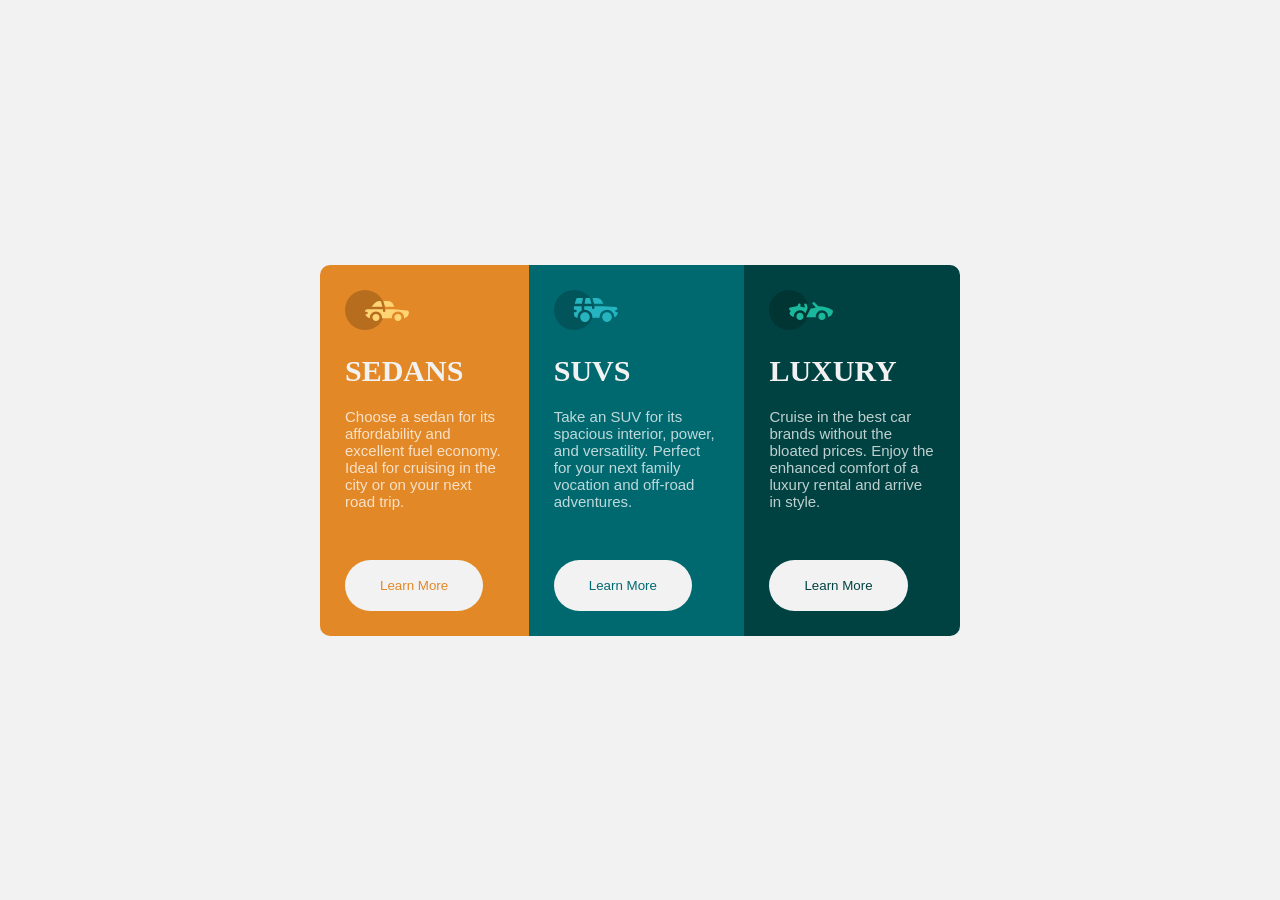
<file: index.html>
<!DOCTYPE html>
<html lang="en">
  <head>
    <meta charset="UTF-8" />
    <meta http-equiv="X-UA-Compatible" content="IE=edge" />
    <meta name="viewport" content="width=device-width, initial-scale=1.0" />
    <title>3-COLUMN CARD</title>
    <link rel="stylesheet" href="style.css" />
  </head>
  <body>
    <main class="main-content">
      <div class="left-content">
        <img src="/Images/icon-sedans.svg" alt="car" />
        <h2>SEDANS</h2>
        <p>
          Choose a sedan for its affordability and excellent fuel economy. Ideal
          for cruising in the city or on your next road trip.
        </p>
        <button>Learn More</button>
      </div>

      <div class="middle-content">
        <img src="/Images/icon-suvs.svg" alt="car" />
        <h2>SUVS</h2>
        <p>
          Take an SUV for its spacious interior, power, and versatility. Perfect
          for your next family vocation and off-road adventures.
        </p>
        <button>Learn More</button>
      </div>

      <div class="right-content">
        <img src="/Images/icon-luxury.svg" alt="car" />
        <h2>LUXURY</h2>
        <p>
          Cruise in the best car brands without the bloated prices. Enjoy the
          enhanced comfort of a luxury rental and arrive in style.
        </p>
        <button>Learn More</button>
      </div>
    </main>
  </body>
</html>
</file>
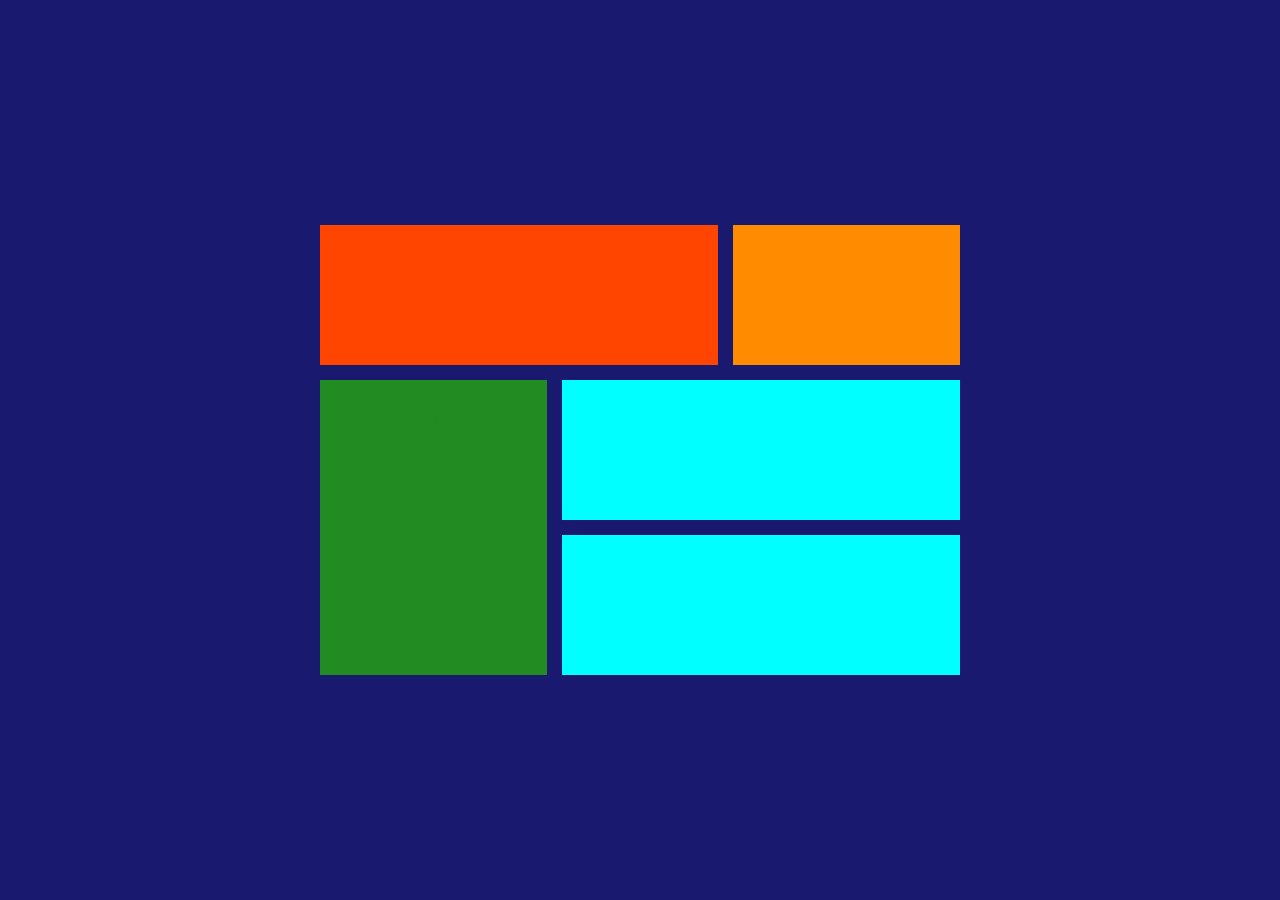
<file: grid.html>
<!DOCTYPE html>
<html lang="en">
<head>
    <meta charset="UTF-8">
    <meta http-equiv="X-UA-Compatible" content="IE=edge">
    <meta name="viewport" content="width=device-width, initial-scale=1.0">
    <title>Grid Layout</title>
    <link rel="stylesheet" href="grid.css">
</head>
<body>
    
    <main>
        <div class="Grid-1">1</div>
        <div class="Grid-2">2</div>
        <div class="Grid-3">3</div>
        <div class="Grid-4">4</div>
        <div class="Grid-5">5</div>
    </main>
</body>
</html>
</file>
<file: style.css>
@import url(https://fonts.google.com/specimen/Lexend+Deca);
@import url(https://fonts.google.com/specimen/Big+Shoulders+Display);
* {
  margin: 0;
  padding: 0;
  box-sizing: border-box;
}

body {
  background-color: hsl(0, 0%, 95%);
}

main {
  width: 50%;
  margin: auto;
  display: flex;
  justify-content: center;
  align-items: center;
  height: 100vh;
  border-radius: 50px;
}

.left-content {
  background-color: hsl(31, 77%, 52%);
  padding: 25px;
  /* border: 2px solid black; */
  border-radius: 10px 0px 0px 10px;
}

.left-content h2 {
  color: hsl(0, 0%, 95%);
  font-size: 30px;
  padding-bottom: 20px;
  padding-top: 20px;
  font-family: "Big Shoulders Display", cursive;
  font-weight: 700;
}

.left-content p {
  color: hsla(0, 0%, 100%, 0.75);
  font-size: 15px;
  padding-bottom: 50px;
  font-family: "Lexend Deca", sans-serif;
  font-weight: 400;
}

.left-content button {
  background-color: hsl(0, 0%, 95%);
  color: hsl(31, 77%, 52%);
  padding: 18px 35px 18px 35px;
  border-radius: 50px;
  font-family: "Lexend Deca", sans-serif;
  outline: none;
  border: none;
  font-weight: 400;
}

.middle-content {
  background-color: hsl(184, 100%, 22%);
  padding: 25px;
}

.middle-content h2 {
  color: hsl(0, 0%, 95%);
  font-size: 30px;
  padding-bottom: 20px;
  padding-top: 20px;
  font-family: "Big Shoulders Display", cursive;
  font-weight: 700;
}

.middle-content p {
  color: hsla(0, 0%, 100%, 0.75);
  font-size: 15px;
  padding-bottom: 50px;
  font-family: "Lexend Deca", sans-serif;
  font-weight: 400;
}

.middle-content button {
  background-color: hsl(0, 0%, 95%);
  color: hsl(184, 100%, 22%);
  padding: 18px 35px 18px 35px;
  border-radius: 50px;
  font-family: "Lexend Deca", sans-serif;
  outline: none;
  border: none;
  font-weight: 400;
}

.right-content {
  background-color: hsl(179, 100%, 13%);
  padding: 25px;
  border-radius: 0px 10px 10px 0px;
}

.right-content h2 {
  color: hsl(0, 0%, 95%);
  font-size: 30px;
  padding-bottom: 20px;
  padding-top: 20px;
  font-family: "Big Shoulders Display", cursive;
  font-weight: 700;
}

.right-content p {
  color: hsla(0, 0%, 100%, 0.75);
  font-size: 15px;
  padding-bottom: 50px;
  font-family: "Lexend Deca", sans-serif;
  font-weight: 400;
}

.right-content button {
  background-color: hsl(0, 0%, 95%);
  color: hsl(179, 100%, 13%);
  padding: 18px 35px 18px 35px;
  border-radius: 50px;
  font-family: "Lexend Deca", sans-serif;
  outline: none;
  border: none;
  font-weight: 400;
}

@media only screen and (max-width: 375) {
  .main-content {
    width: 100%;
    align-items: center;
  }
}
</file>
<file: grid.css>
/* This removes the default margin and padding added */

*{
    margin: 0;
    padding: 0;
}

/*Styling for the Body part of the design*/
body{
    background-color: midnightblue;
    display: flex;
    min-height: 100vh;
}

main{
    display: grid;
    grid-template-areas: 
    'a a b'
    'c d d'
    'c e e'
    ;
  
    gap: 15px;
    width: 50%;
    margin: auto;
    height: 450px;
}

main div{
    padding: 2em;
    text-align: center;
}

.Grid-1{
    background-color: orangered;
    grid-area: a;
    color: orangered;
}

.Grid-2{
    background-color: darkorange;
    grid-area: b;
    color: darkorange;
}

.Grid-3{
    background-color: forestgreen;
    grid-area: c;
    color: forestgreen;
}
.Grid-4{
    background-color: aqua;
    grid-area: d;
    color: aqua;
}
.Grid-5{
    background-color: aqua;
    grid-area: e;
    color: aqua;
}
© 2022 GitHub, Inc.
</file>
